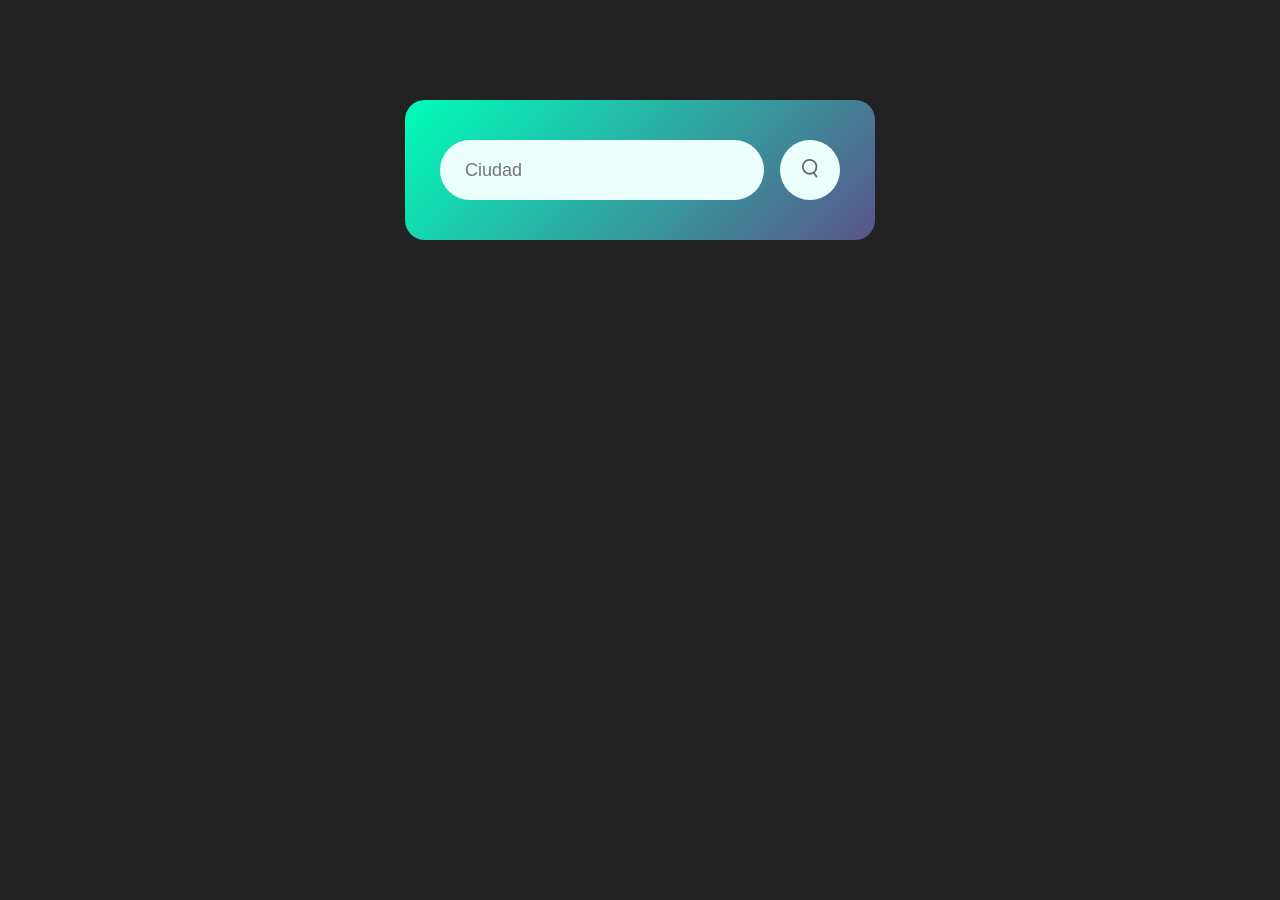
<file: index.html>
<!DOCTYPE html> 
<html lang="es">
    <head>
        <meta charset="UTF-8">
        <meta name="viewport" content="width=device-width, initial-scale=1.0">
        <title>Weather App</title>
        <link rel="stylesheet" href="style.css">
    </head>
    <body>
        <div class="card">
            <div class="search">
                <input type="text" placeholder="Ciudad" spellcheck="false">
                <button> <img src="img/search.png" alt="search"> </button>
            </div>
            <div class="error">
                <p>Ciudad no encontrada</p>
            </div>
            <div class="weather">
                <img src="img/rain.png" alt="" class="weather-icon">
                <h1 class="temp">22°C</h1>
                <h2 class="city">Manzanillo</h2> 
                <div class="details">
                    <div class="col">
                        <img src="img/humidity.png" alt="">
                        <div>
                            <p class="humidity">50%</p>
                            <p>Humedad</p>
                        </div>
                    </div>
                    <div class="col">
                        <img src="img/wind.png" alt="">
                        <div>
                            <p class="wind">15 km/h</p>
                            <p>Viento</p>
                        </div>
                    </div>
                </div>
            </div>
        </div>

        <script src="script.js"></script>

    </body>
</html>
</file>
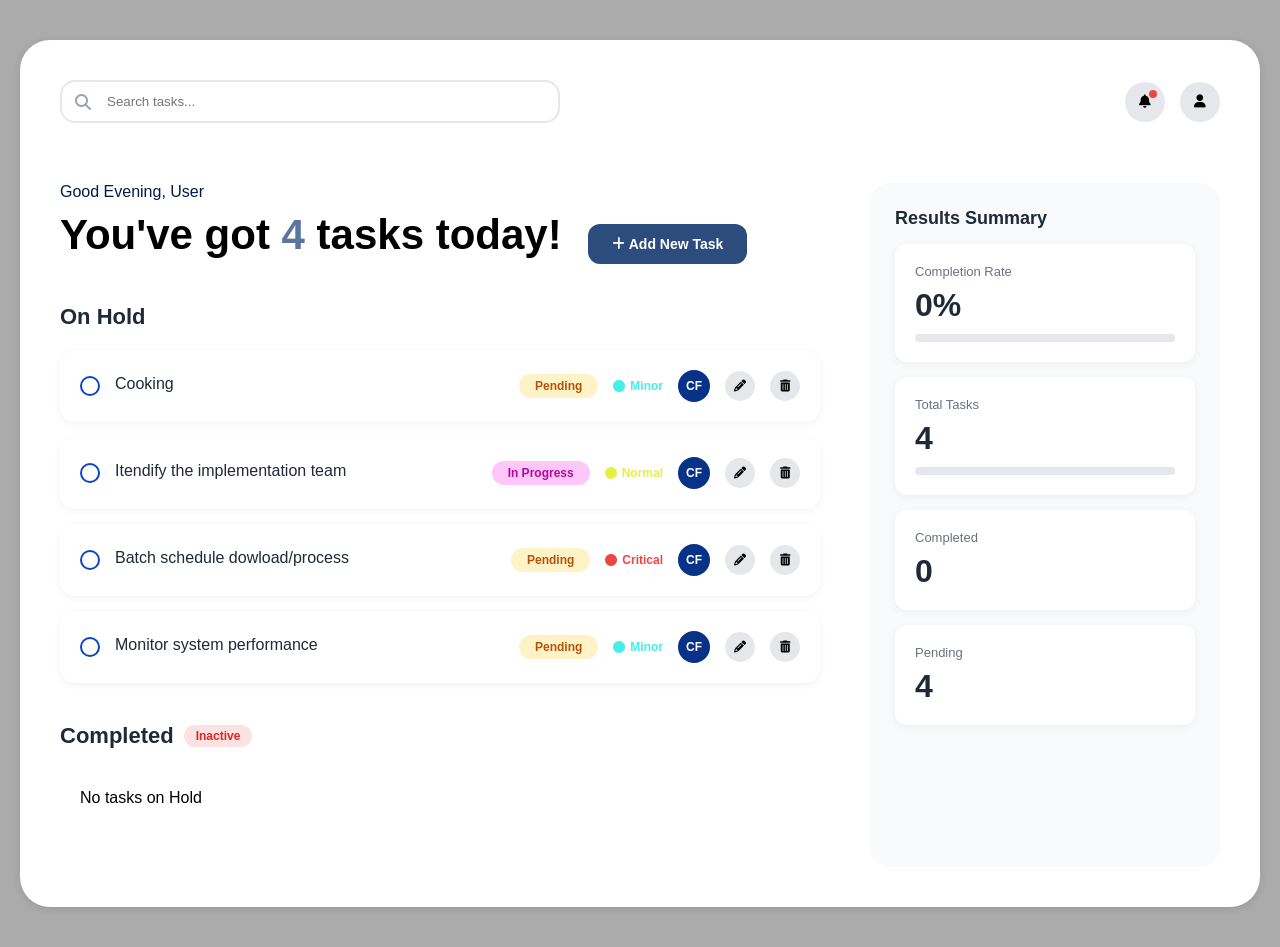
<file: To-Do list/index.html>
<!DOCTYPE html>
<html lang="en">
    <head>
        <meta charset="UTF-8">
        <meta name="viewport" content="width=device-width, initial-scale=1.0">
        <title>To-Do List</title>
        <link rel="stylesheet" href="style.css">
        <link rel="stylesheet" href="https://cdnjs.cloudflare.com/ajax/libs/font-awesome/6.4.0/css/all.min.css">
    </head>
    <body>
        <div class="container">
            <div class="header">
                <div class="search-bar">
                    <i class="fas fa-search"></i>
                    <input type="text" placeholder="Search tasks...">
                </div>
                <div class="header-icons">
                    <button class="icon-btn">
                        <i class="fas fa-bell"></i>
                        <span class="notification"></span>
                    </button>
                    <button class="icon-btn">
                        <i class="fas fa-user"></i>
                    </button>
                </div>
            </div>

            <div class="main-content">
                <div class="tittle-section">
                    <div class="greeting" id="greeting"></div>
                    <h1>
                        You've got <span class="task-count" id="task-count">0</span> tasks today! 
                        <button class="add-btn" onclick="openModal()">
                            <i class="fas fa-plus"></i> Add New Task
                        </button>
                    </h1>
                </div>

                <div class="section">
                    <div class="section-header">
                        <h2>On Hold</h2>
                    </div>
                    <div id="onHoldTasks"></div>
                </div>

                <div class="section">
                    <div class="section-header">
                        <h2>Completed</h2>
                        <span class="badge badge-inactive">Inactive</span>
                    </div>  
                    <div id="completedTasks"></div>

                </div>
            </div>

            <div class="sidebar">
                <div class="sidebar-section">
                    <div class="sidebar-tittle">Results Summary</div>
                    <div class="stat-card">
                        <div class="stat-label">Completion Rate</div>
                        <div class="stat-value" id="completionRateValue">0%</div>
                        <div class="progress-bar">
                            <div class="progress-fill" id="completionProgress" style="width: 0%;"></div>
                        </div>
                    </div>
                    <div class="stat-card">
                        <div class="stat-label">Total Tasks</div>
                        <div class="stat-value" id="totalTasks">0</div>
                        <div class="progress-bar">
                            <div class="progress-fill" id="totalProgress" style="width: 0%;"></div>
                        </div>
                    </div>

                    <div class="stat-card">
                        <div class="stat-label">Completed</div>
                        <div class="stat-value" id="completedTasksCount">0</div>
                    </div>
                    <div class="stat-card">
                        <div class="stat-label">Pending</div>
                        <div class="stat-value" id="pendingTasksCount">0</div>
                    </div>
                </div>
            </div>
        </div>

        <div class="modal" id="taskModal">
            <div class="modal-content">
                <h2 class="modal-header">Add / Update Task</h2>
                <form id="taskForm" autoComplete="off">
                    <div class="form-group">
                        <label for="taskTitle">Task Title</label>
                        <input type="text" id="taskTitle" name="taskTitle"  placeholder="Enter task title" required>
                    </div>

                    <div class="form-group">
                        <label>Status</label>
                        <select id="taskStatus"> 
                            <option value="pending">Pending</option>
                            <option value="progress">In Progress</option>
                            <option value="completed">Completed</option>
                        </select>
                    </div>

                    <div class="form-group">
                        <label>Priority</label>
                        <select id="taskPriority">
                            <option value="minor">Minor</option>
                            <option value="normal">Normal</option>
                            <option value="critical">Critical</option>
                        </select>
                    </div>

                    <div class="modal-actions">
                        <button class="btn btn-secondary" type="button" onclick="closeModal()">Cancel</button>
                        <button class="btn btn-primary" type="submit">Save Task</button>
                    </div>
                </form>
            </div>
        </div>

        <script src="script.js"></script>
    </body>
</html>
</file>
<file: style.css>
*{
    margin: 0;
    padding: 0;
    font-family: 'Poppins', sans-serif;
    box-sizing: border-box;
}
body{
    background-color: #222;
}
.card{
    width: 90%;
    max-width: 470px;
    background: linear-gradient(135deg, #00feba, #5b548a);
    color: #fff;
    margin: 100px auto 0;
    border-radius: 20px;
    padding: 40px 35px;
    text-align: center;
}
.search{
    width: 100%;
    display: flex;
    align-items: center;
    justify-content: space-between;
}
.search input{
    border: 0;
    outline: 0;
    background: #ebfffc;
    color: #555;
    padding: 10px 25px;
    height: 60px;
    border-radius: 30px;
    flex: 1;
    margin-right: 16px;
    font-size: 18px;
}
.search button{
    border: 0;
    outline: 0;
    background: #ebfffc;
    border-radius: 50%;
    width: 60px;
    height: 60px;
    cursor: pointer;
}
.search button img{
    width: 16px;
}
.weather-icon{
    width: 170px;
    margin-top: 30px;
}
.weather h1{
    font-size: 80px;
    font-weight: 500;
}
.weather h2{
    font-size: 45px;
    font-weight: 400;
    margin-top:-10px;
}
.details{
    display: flex;
    align-items: center;
    justify-content: space-between;
    padding: 0 20px;
    margin-top: 50px;
}
.col{
    display: flex;
    align-items: center;
    text-align: left;
}
.col img{
    width: 40px;
    margin-right: 10px;
}
.humidity, .wind{
    font-size: 28px;
    margin-top: -6px;
}
.weather{
    display: none;
}
.error{
    text-align: left;
    margin-left: 10px;
    font-size: 14px;
    margin-top: 10px;
    display: none;
}
</file>
<file: To-Do list/style.css>
*{
    margin: 0;
    padding: 0;
    box-sizing: border-box;
}

body{
    font-family: 'Poppins', sans-serif;
    background: #ababab;
    min-height: 100vh;
    padding: 40px 20px;
}

.container{
    max-width: 1400px;
    margin: 0 auto;
    background: #fff;
    border-radius: 30px;
    padding: 40px;
    box-shadow: 0 2px 8px rgba(0,0,0,0.1);
    display: grid;
    grid-template-columns: 1fr 350px;
    gap: 30px;
}

.header{
    display: flex;
    justify-content: space-between;
    align-items: center;
    margin-bottom: 30px;
    grid-column: 1 / -1;
}

.search-bar{
    position: relative;
    flex: 1;
    max-width: 500px;
}

.search-bar input{
    width: 100%;
    padding: 12px 45px;
    border-radius: 15px;
    border: 2px solid #e5e7eb;
    outline: none;
    transition: all 0.3s ease;
}

.search-bar input:focus{
    border-color: #043179;
}

.search-bar i{
    position: absolute;
    top: 50%;
    left: 15px;
    top: 50%;
    transform: translateY(-50%);
    color: #9ca3af;
}

.header-icons{
    display: flex;
    gap: 15px;
    align-items: center;
}

.icon-btn{
    width: 40px;
    height: 40px;
    border-radius: 50%;
    border: none;
    background: #e5e7eb;
    cursor: pointer;
    display: flex;
    justify-content: center;
    align-items: center;
    transition: all 0.3s ease;
    position: relative;
}

.icon-btn:hover{
    background: #043179;
    color: #fff;
}

.notification{
    position: absolute;
    top: 8px;
    right: 8px;
    width: 8px;
    height: 8px;
    background: #ef4444;
    border-radius: 50%;
}

.main-content{
    padding-right: 20px;
}

.tittle-section{
    margin-bottom: 40px;
}

.greeting{
    font-size: 1rem;
    color: #001c48;
    margin-bottom: 10px;
}

.tittle-section h1{
    font-size: 42px;
    font-weight: 700;
}

.tittle-section h1 .task-count{
    color: #5a75a1;
}

.add-btn{
    background: #2d4c7e;
    color: #fff;
    border: none;
    padding: 12px 24px;
    font-size: 14px;
    font-weight: 600;
    cursor: pointer;
    margin-left: 15px;
    transition: all 0.3s ease;
    border-radius: 12px;
}

.add-btn:hover{
    background: #001c48;
    transform: translateY(-2px);
    box-shadow: 0 4px 12px rgba(0,0,0,0.2);
}

.section{
    margin-bottom: 40px;
}

.section-header{
   display: flex; 
   align-items: center;
   gap: 10px;
   margin-bottom: 20px;
}

.section-header h2{
    font-size: 22px;
    font-weight: 600;
    color: #1f2937;
}

.badge{
    padding: 4px 12px;
    border-radius: 20px;
    font-size: 12px;
    font-weight: 600;
}

.badge-inactive{
    background: #fee2e2;
    color: #dc2626;
}

.task-item{
    background: #fff;
    border-radius: 15px;
    padding: 20px;
    margin-bottom: 15px;
    display: flex;
    align-items: center;
    gap: 15px;
    box-shadow: 0 2px 8px rgba(0,0,0,0.05);
    transition: 0.3s ease;
}

.task-item:hover{
    transform: translateX(5px);
    box-shadow: 0 4px 12px rgba(0,0,0,0.1);
}

.task-checkbox{
    width: 20px;
    height: 20px;
    border-radius: 50%;
    border: 2px solid #0c45c0;
    cursor: pointer;
    transition: all 0.3s ease;
}

.task-checkbox.completed{
    background: #0c45c0;
    position: relative;
}

.task-checkbox.completed::after{
    content: '✔';
    position: absolute;
    color: #fff;
    font-size: 12px;
    top: 50%;
    left: 50%;
    transform: translate(-50%, -50%);
}

.task-content{
    flex: 1;
}

.task-tittle{
    font-size: 16px;
    color: #1f2937;
    margin-bottom: 5px;
}

.task-tittle.completed{
    text-decoration: line-through;
    color: #9ca3af;
}

.status-badge{
    padding: 5px 16px;
    border-radius: 20px;
    font-size: 12px;
    font-weight: 600;
}

.status-pending{
    background: #fef3c7;
    color: #b45309;
}
.status-progress{
    background: #fec7fa;
    color: #b4099a;
}
.status-completed{
    background: #cafec7;
    color: #23b409;
}
.status-cancelled{
    background: #fec7c7;
    color: #b40909;
}

.priority-badge{
    display: flex;
    align-items: center;
    gap: 5px;
    font-size: 12px;
    font-weight: 600;
}

.priority-critical{
    color: #ef4444;
}
.priority-normal{
    color: #e6ef44;
}
.priority-minor{
    color: #44efe6;
}

.avatar{
    width: 32px;
    height: 32px;
    border-radius: 50%;
    background: #073288;
    display: flex;
    align-items: center;
    justify-content: center;
    color: #fff;
    font-size: 12px;
    font-weight: 600;
}

.sidebar{
    background: #f9fafb;
    border-radius: 20px;
    padding: 25px;
}

.sidebar-section{
    margin-bottom: 25px;
}

.sidebar-tittle{
    font-size: 18px;
    font-weight: 600;
    color: #1f2937;
    margin-bottom: 15px;
}

.stat-card{
    background: #fff;
    border-radius: 12px;
    padding: 20px;
    margin-bottom: 15px;
    box-shadow: 0 2px 8px rgba(0,0,0,0.05);
}

.stat-label{
    font-size: 13px;
    color: #6b7280;
    margin-bottom: 8px;
}

.stat-value{
    font-size: 2rem;
    font-weight: 700;
    color: #1f2937;
}

.progress-bar{
    width: 100%;
    height: 8px;
    background: #e5e7eb;
    border-radius: 10px;
    overflow: hidden;
    margin-top: 10px;
}

.progress-fill{
    height: 100%;
    background: #0c45c0;
    border-radius: 10px;
    transition: width 0.5s ease;
}

.modal{
    display: none;
    position: fixed;
    top: 0;
    left: 0;
    width: 100%;
    height: 100%;
    background: rgba(0,0,0,0.5);
    z-index: 1000;
    align-items: center;
    justify-content: center;
}

.modal.active{
    display: flex;
}

.modal-content{
    background: #fff;
    border-radius: 20px;
    padding: 30px;
    width: 90%;
    max-width: 500px;
}

.modal-header{
    font-size: 24px;
    font-weight: 700;
    margin-bottom: 20px;
    color: #1f2937;
}

.form-group{
    margin-bottom: 20px;
}

.form-group label{
    display: block;
    font-size: 14px;
    font-weight: 600;
    margin-bottom: 8px;
    color: #1f2937;
}

.form-group input, .form-group select{
    width: 100%;
    padding: 12px;
    border-radius: 10px;
    border: 2px solid #e5e7eb;
    outline: none;
    font-size: 14px;
    transition: all 0.3s ease;
}

.form-group input:focus, .form-group select:focus{
    border-color: #043179;
}

.modal-actions{
    display: flex;
    justify-content: flex-end;
    gap: 10px;
}

.btn{
    padding: 12px 24px;
    border-radius: 10px;
    border: none;
    font-size: 14px;
    cursor: pointer;
    transition: all 0.3s ease;
}

.btn-primary{
    background: #2d4c7e;
    color: #fff;
}

.btn-primary:hover{
    background: #001c48;
    transform: translateY(-2px);
    box-shadow: 0 4px 12px rgba(139,92,246,0.2);
}

.btn-secondary{
    background: #e5e7eb;
    color: #1f2937;
}

.btn-secondary:hover{
    background: #011636;
    color: #fff;
}

@media (max-width: 1024px){
    .container{
        grid-template-columns: 1fr;
    }
}
</file>
